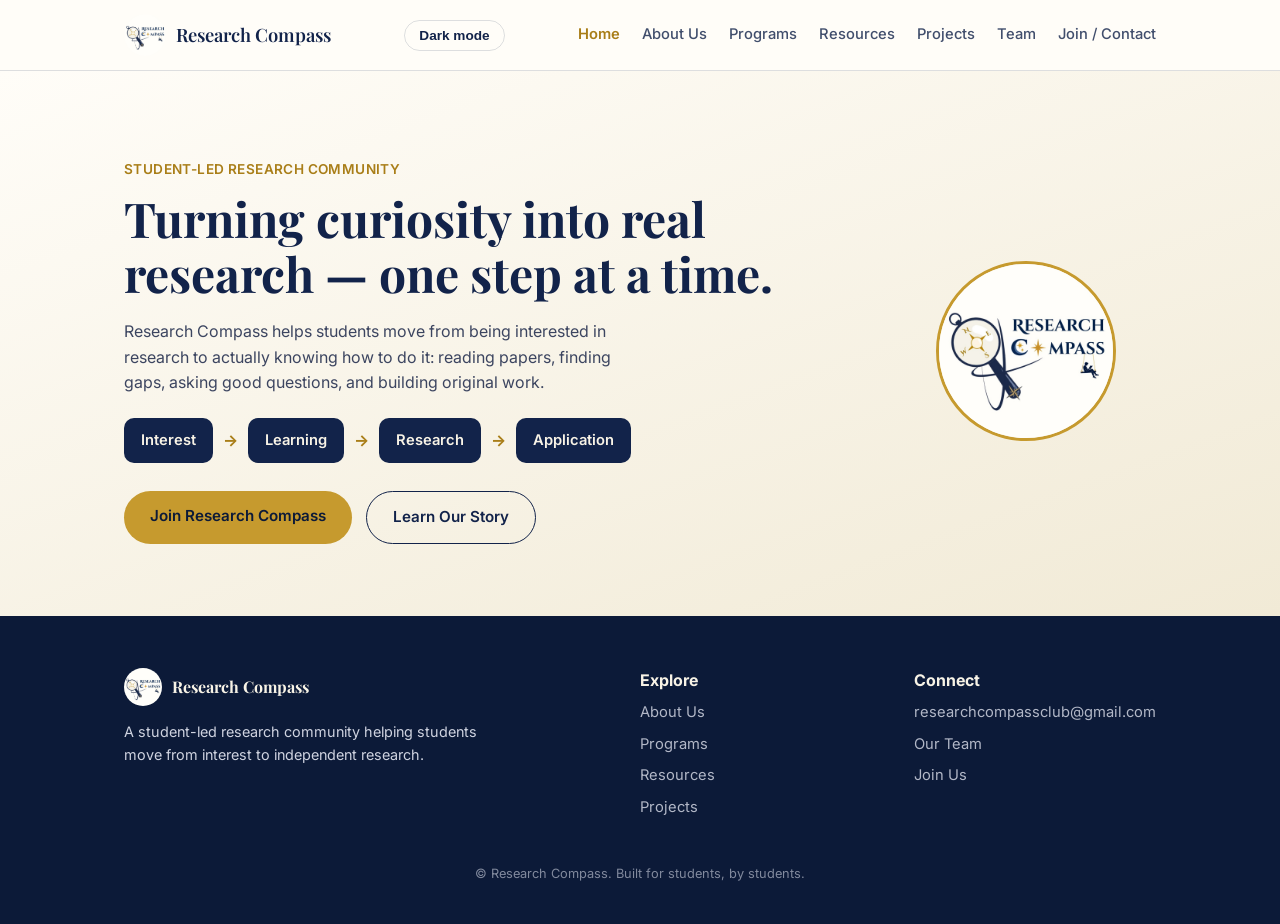
<file: index.html>
<!DOCTYPE html>
<html lang="en">
<head>
<meta charset="UTF-8">
<meta name="viewport" content="width=device-width, initial-scale=1, viewport-fit=cover">
<link rel="preconnect" href="https://fonts.googleapis.com">
<link rel="preconnect" href="https://fonts.gstatic.com" crossorigin>
<link href="https://fonts.googleapis.com/css2?family=Playfair+Display:wght@500;600;700&family=Inter:wght@400;500;600&display=swap" rel="stylesheet">
<title>Research Compass</title>
<script>try{var t=localStorage.getItem('rc-theme');if(t)document.documentElement.setAttribute('data-theme',t);}catch(e){}</script>
<link rel="stylesheet" href="assets/style.css">
</head>
<body>

<header>
  <nav class="bar">
    <a class="brand" href="index.html"><img src="assets/logo.jpg" alt="Research Compass logo"> Research Compass</a>
    <button class="themetoggle" id="themeToggle" aria-label="Toggle color theme">Dark mode</button>
    <button class="navtoggle" id="navToggle" aria-label="Toggle menu" aria-expanded="false">☰</button>
    <div class="navlinks" id="navLinks">
      <a href="index.html" class="active" aria-current="page">Home</a>
      <a href="about.html">About Us</a>
      <a href="programs.html">Programs</a>
      <a href="resources.html">Resources</a>
      <a href="projects.html">Projects</a>
      <a href="team.html">Team</a>
      <a href="join.html">Join / Contact</a>
    </div>
  </nav>
</header>

<main>
<section class="hero" id="home">
  <div class="wrap">
    <div class="hero-text">
      <div class="eyebrow">STUDENT-LED RESEARCH COMMUNITY</div>
      <h1>Turning curiosity into real research — one step at a time.</h1>
      <p>Research Compass helps students move from being interested in research to actually knowing how to do it: reading papers, finding gaps, asking good questions, and building original work.</p>
      <div class="pathway" style="margin-top:22px;">
        <span class="pw-step">Interest</span>
        <span class="pw-arrow">→</span>
        <span class="pw-step">Learning</span>
        <span class="pw-arrow">→</span>
        <span class="pw-step">Research</span>
        <span class="pw-arrow">→</span>
        <span class="pw-step">Application</span>
      </div>
      <div class="cta-row">
        <a class="btn btn-gold" href="join.html">Join Research Compass</a>
        <a class="btn btn-outline" href="about.html">Learn Our Story</a>
      </div>
    </div>
    <div class="hero-logo">
      <img src="assets/logo.jpg" alt="Research Compass logo — a compass and magnifying glass">
    </div>
  </div>
</section>
</main>

<footer>
  <div class="wrap foot-grid">
    <div>
      <div class="foot-brand"><img src="assets/logo.jpg" alt="Research Compass logo"><strong style="color:var(--on-navy); font-family:'Playfair Display',serif;">Research Compass</strong></div>
      <p style="max-width:40ch; font-size:0.9rem;">A student-led research community helping students move from interest to independent research.</p>
    </div>
    <div>
      <strong style="color:var(--on-navy);">Explore</strong>
      <ul>
        <li><a href="about.html">About Us</a></li>
        <li><a href="programs.html">Programs</a></li>
        <li><a href="resources.html">Resources</a></li>
        <li><a href="projects.html">Projects</a></li>
      </ul>
    </div>
    <div>
      <strong style="color:var(--on-navy);">Connect</strong>
      <ul>
        <li><a href="mailto:researchcompassclub@gmail.com">researchcompassclub@gmail.com</a></li>
        <li><a href="team.html">Our Team</a></li>
        <li><a href="join.html">Join Us</a></li>
      </ul>
    </div>
  </div>
  <div class="fine">© Research Compass. Built for students, by students.</div>
</footer>

<script src="assets/script.js"></script>
</body>
</html>
</file>
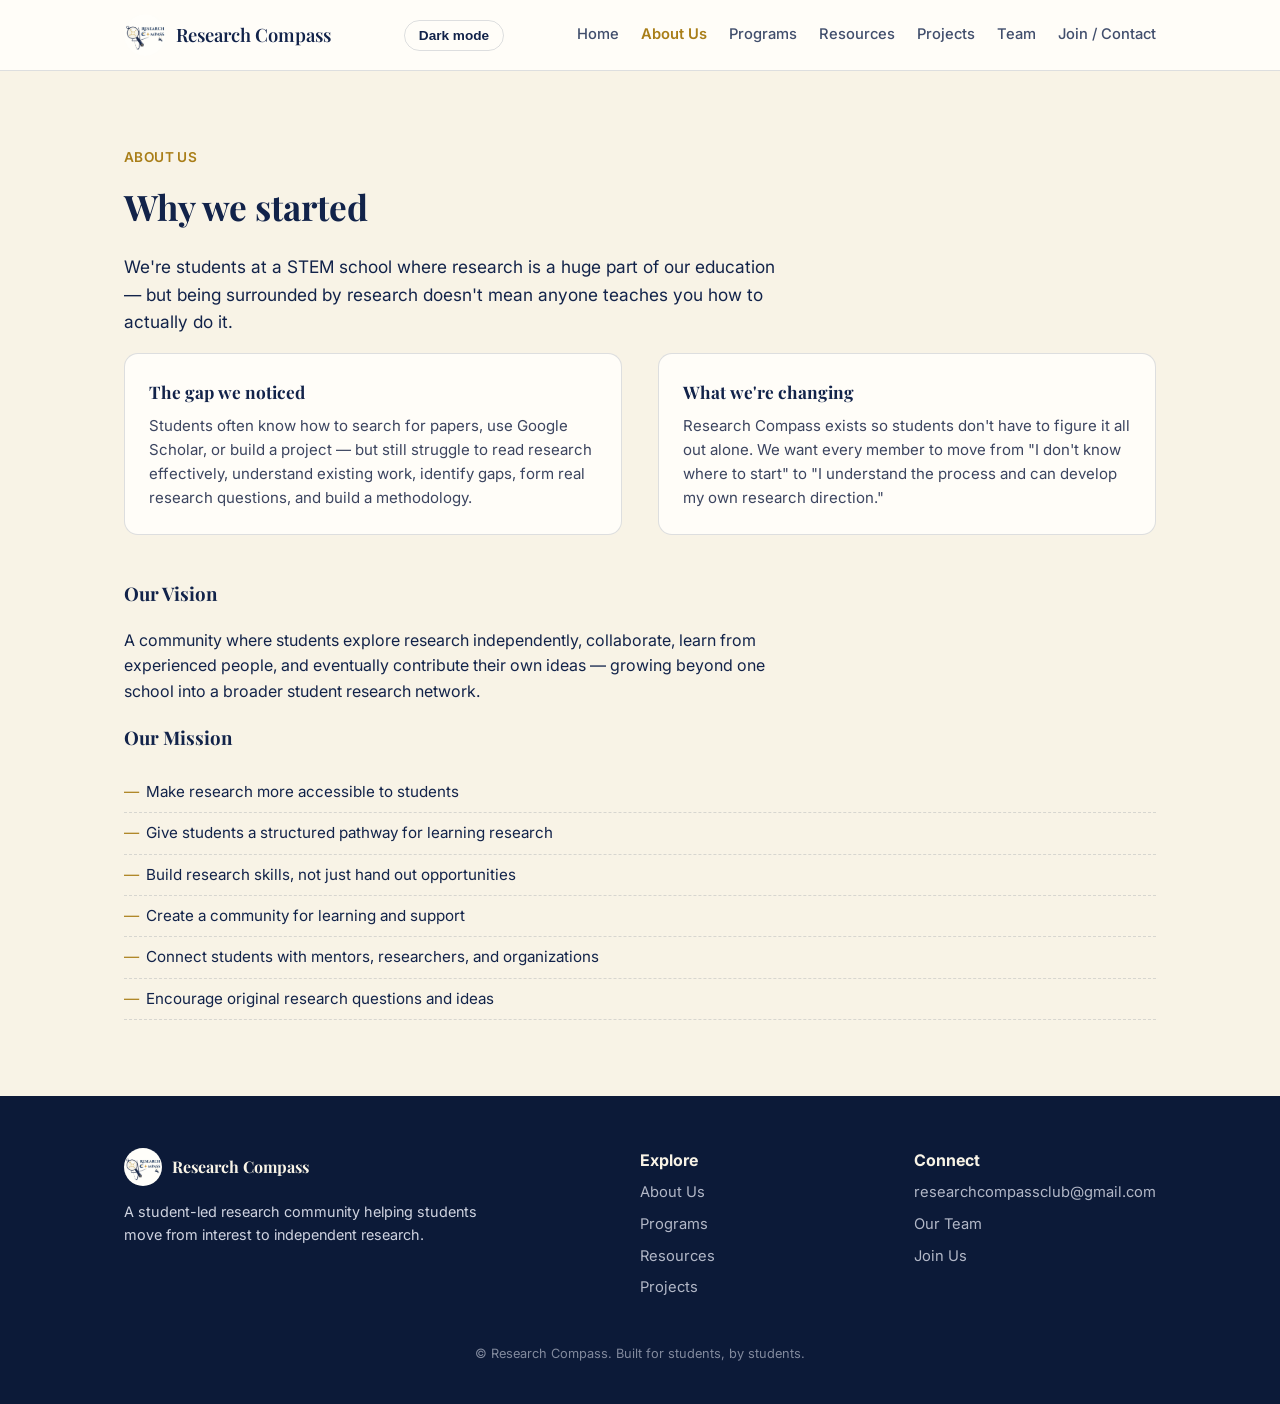
<file: about.html>
<!DOCTYPE html>
<html lang="en">
<head>
<meta charset="UTF-8">
<meta name="viewport" content="width=device-width, initial-scale=1, viewport-fit=cover">
<link rel="preconnect" href="https://fonts.googleapis.com">
<link rel="preconnect" href="https://fonts.gstatic.com" crossorigin>
<link href="https://fonts.googleapis.com/css2?family=Playfair+Display:wght@500;600;700&family=Inter:wght@400;500;600&display=swap" rel="stylesheet">
<title>About Us — Research Compass</title>
<script>try{var t=localStorage.getItem('rc-theme');if(t)document.documentElement.setAttribute('data-theme',t);}catch(e){}</script>
<link rel="stylesheet" href="assets/style.css">
</head>
<body>

<header>
  <nav class="bar">
    <a class="brand" href="index.html"><img src="assets/logo.jpg" alt="Research Compass logo"> Research Compass</a>
    <button class="themetoggle" id="themeToggle" aria-label="Toggle color theme">Dark mode</button>
    <button class="navtoggle" id="navToggle" aria-label="Toggle menu" aria-expanded="false">☰</button>
    <div class="navlinks" id="navLinks">
      <a href="index.html">Home</a>
      <a href="about.html" class="active" aria-current="page">About Us</a>
      <a href="programs.html">Programs</a>
      <a href="resources.html">Resources</a>
      <a href="projects.html">Projects</a>
      <a href="team.html">Team</a>
      <a href="join.html">Join / Contact</a>
    </div>
  </nav>
</header>

<main>
<section id="about">
  <div class="wrap">
    <div class="eyebrow">ABOUT US</div>
    <h2>Why we started</h2>
    <p class="lead">We're students at a STEM school where research is a huge part of our education — but being surrounded by research doesn't mean anyone teaches you how to actually do it.</p>
    <div class="story">
      <div class="card">
        <h3>The gap we noticed</h3>
        <p>Students often know how to search for papers, use Google Scholar, or build a project — but still struggle to read research effectively, understand existing work, identify gaps, form real research questions, and build a methodology.</p>
      </div>
      <div class="card">
        <h3>What we're changing</h3>
        <p>Research Compass exists so students don't have to figure it all out alone. We want every member to move from "I don't know where to start" to "I understand the process and can develop my own research direction."</p>
      </div>
    </div>
    <h3 style="margin-top:44px; color:var(--heading);">Our Vision</h3>
    <p>A community where students explore research independently, collaborate, learn from experienced people, and eventually contribute their own ideas — growing beyond one school into a broader student research network.</p>
    <h3 style="color:var(--heading);">Our Mission</h3>
    <ul class="plain">
      <li>Make research more accessible to students</li>
      <li>Give students a structured pathway for learning research</li>
      <li>Build research skills, not just hand out opportunities</li>
      <li>Create a community for learning and support</li>
      <li>Connect students with mentors, researchers, and organizations</li>
      <li>Encourage original research questions and ideas</li>
    </ul>
  </div>
</section>
</main>

<footer>
  <div class="wrap foot-grid">
    <div>
      <div class="foot-brand"><img src="assets/logo.jpg" alt="Research Compass logo"><strong style="color:var(--on-navy); font-family:'Playfair Display',serif;">Research Compass</strong></div>
      <p style="max-width:40ch; font-size:0.9rem;">A student-led research community helping students move from interest to independent research.</p>
    </div>
    <div>
      <strong style="color:var(--on-navy);">Explore</strong>
      <ul>
        <li><a href="about.html">About Us</a></li>
        <li><a href="programs.html">Programs</a></li>
        <li><a href="resources.html">Resources</a></li>
        <li><a href="projects.html">Projects</a></li>
      </ul>
    </div>
    <div>
      <strong style="color:var(--on-navy);">Connect</strong>
      <ul>
        <li><a href="mailto:researchcompassclub@gmail.com">researchcompassclub@gmail.com</a></li>
        <li><a href="team.html">Our Team</a></li>
        <li><a href="join.html">Join Us</a></li>
      </ul>
    </div>
  </div>
  <div class="fine">© Research Compass. Built for students, by students.</div>
</footer>

<script src="assets/script.js"></script>
</body>
</html>
</file>
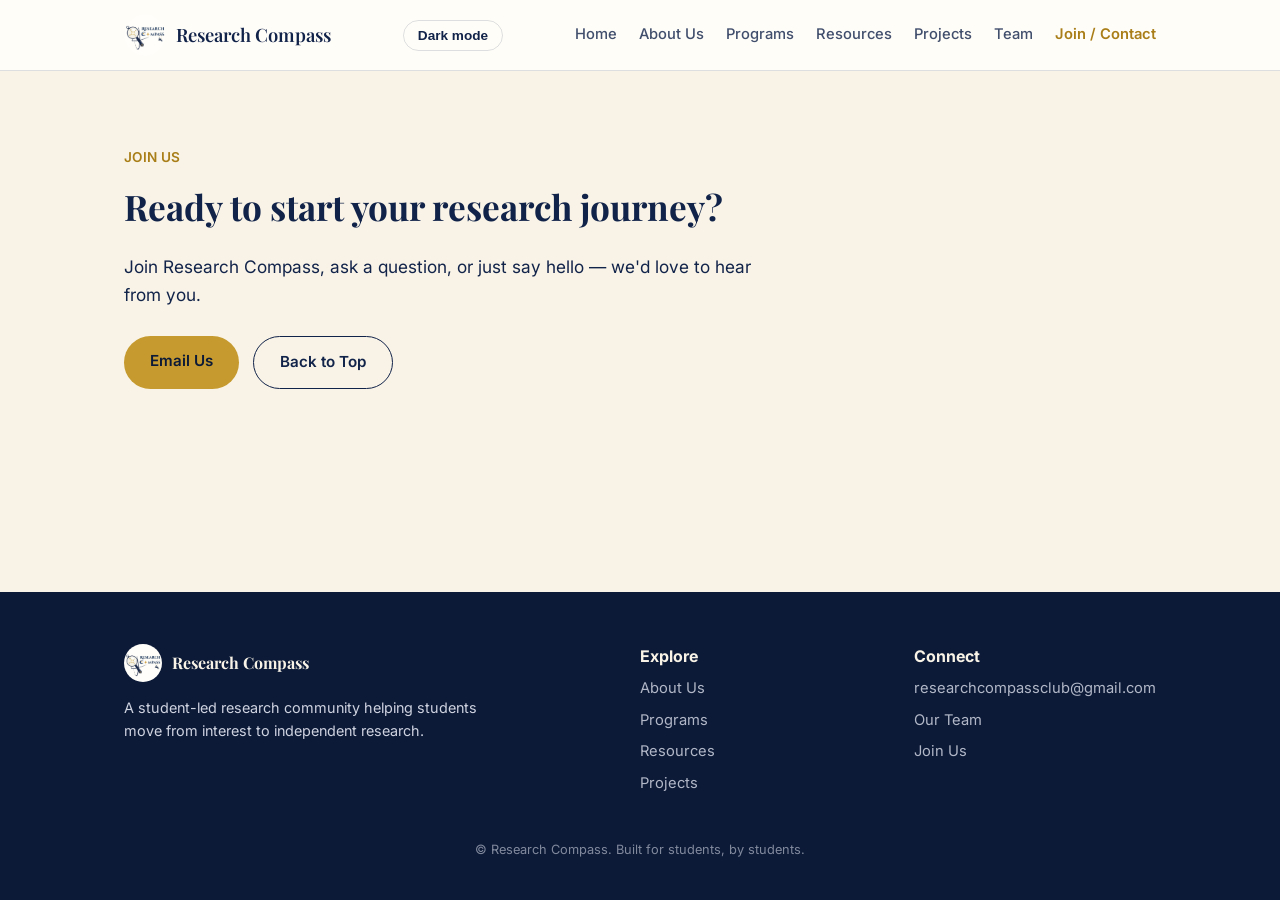
<file: join.html>
<!DOCTYPE html>
<html lang="en">
<head>
<meta charset="UTF-8">
<meta name="viewport" content="width=device-width, initial-scale=1, viewport-fit=cover">
<link rel="preconnect" href="https://fonts.googleapis.com">
<link rel="preconnect" href="https://fonts.gstatic.com" crossorigin>
<link href="https://fonts.googleapis.com/css2?family=Playfair+Display:wght@500;600;700&family=Inter:wght@400;500;600&display=swap" rel="stylesheet">
<title>Join / Contact — Research Compass</title>
<script>try{var t=localStorage.getItem('rc-theme');if(t)document.documentElement.setAttribute('data-theme',t);}catch(e){}</script>
<link rel="stylesheet" href="assets/style.css">
</head>
<body>

<header>
  <nav class="bar">
    <a class="brand" href="index.html"><img src="assets/logo.jpg" alt="Research Compass logo"> Research Compass</a>
    <button class="themetoggle" id="themeToggle" aria-label="Toggle color theme">Dark mode</button>
    <button class="navtoggle" id="navToggle" aria-label="Toggle menu" aria-expanded="false">☰</button>
    <div class="navlinks" id="navLinks">
      <a href="index.html">Home</a>
      <a href="about.html">About Us</a>
      <a href="programs.html">Programs</a>
      <a href="resources.html">Resources</a>
      <a href="projects.html">Projects</a>
      <a href="team.html">Team</a>
      <a href="join.html" class="active" aria-current="page">Join / Contact</a>
    </div>
  </nav>
</header>

<main>
<section id="join">
  <div class="wrap">
    <div class="eyebrow">JOIN US</div>
    <h2>Ready to start your research journey?</h2>
    <p class="lead">Join Research Compass, ask a question, or just say hello — we'd love to hear from you.</p>
    <div class="cta-row">
      <a class="btn btn-gold" href="mailto:researchcompassclub@gmail.com" style="color:var(--navy-2)">Email Us</a>
      <a class="btn btn-outline" style="color:var(--heading); border-color:var(--heading)" href="index.html">Back to Top</a>
    </div>
  </div>
</section>
</main>

<footer>
  <div class="wrap foot-grid">
    <div>
      <div class="foot-brand"><img src="assets/logo.jpg" alt="Research Compass logo"><strong style="color:var(--on-navy); font-family:'Playfair Display',serif;">Research Compass</strong></div>
      <p style="max-width:40ch; font-size:0.9rem;">A student-led research community helping students move from interest to independent research.</p>
    </div>
    <div>
      <strong style="color:var(--on-navy);">Explore</strong>
      <ul>
        <li><a href="about.html">About Us</a></li>
        <li><a href="programs.html">Programs</a></li>
        <li><a href="resources.html">Resources</a></li>
        <li><a href="projects.html">Projects</a></li>
      </ul>
    </div>
    <div>
      <strong style="color:var(--on-navy);">Connect</strong>
      <ul>
        <li><a href="mailto:researchcompassclub@gmail.com">researchcompassclub@gmail.com</a></li>
        <li><a href="team.html">Our Team</a></li>
        <li><a href="join.html">Join Us</a></li>
      </ul>
    </div>
  </div>
  <div class="fine">© Research Compass. Built for students, by students.</div>
</footer>

<script src="assets/script.js"></script>
</body>
</html>
</file>
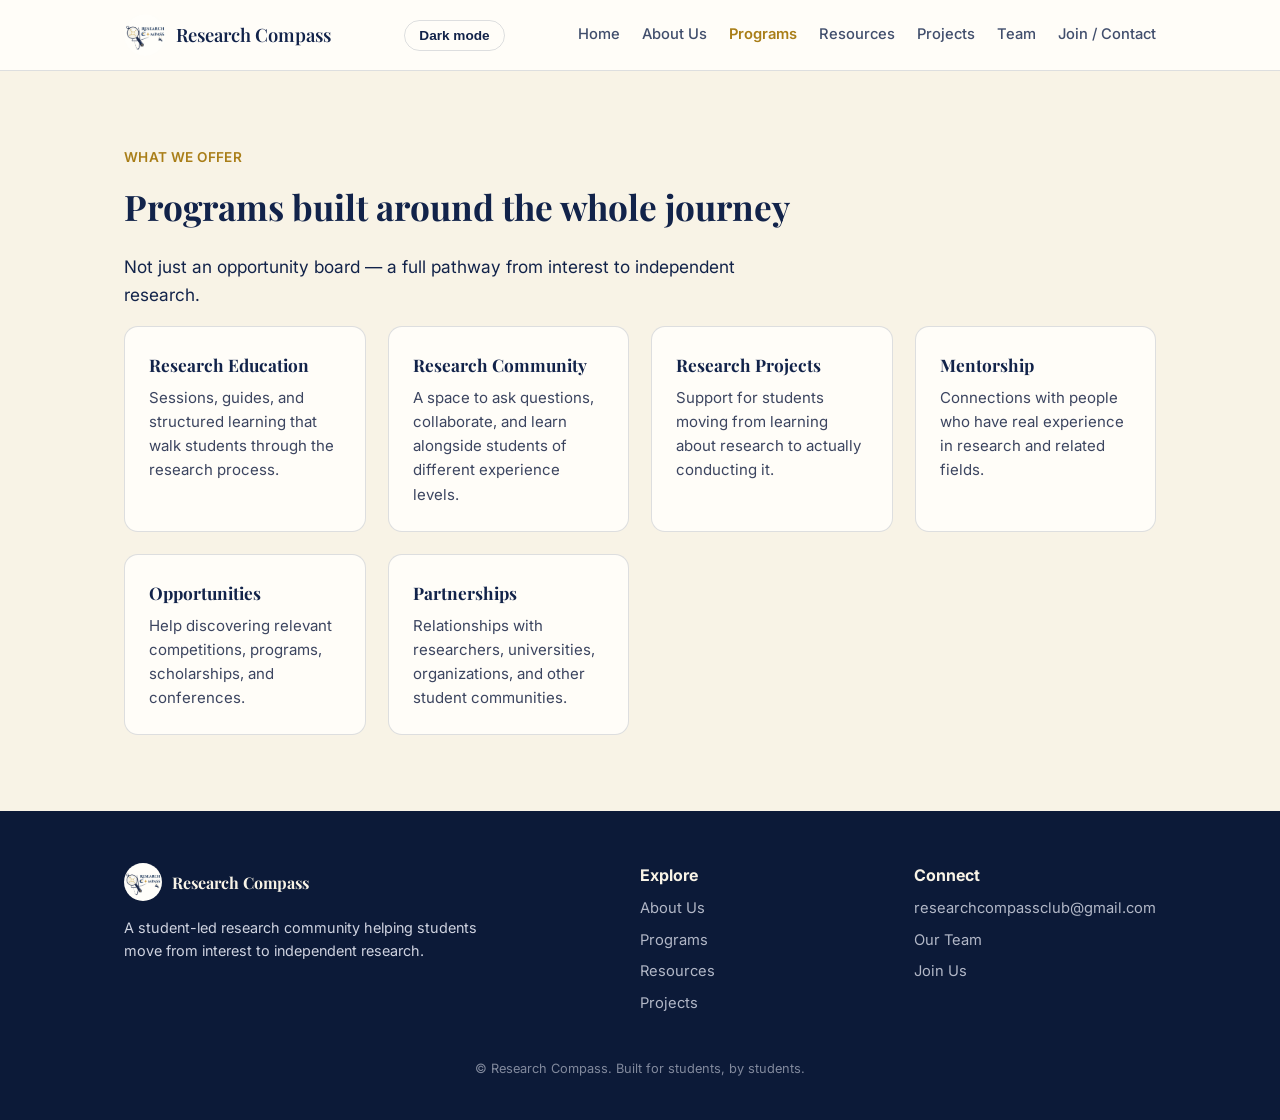
<file: programs.html>
<!DOCTYPE html>
<html lang="en">
<head>
<meta charset="UTF-8">
<meta name="viewport" content="width=device-width, initial-scale=1, viewport-fit=cover">
<link rel="preconnect" href="https://fonts.googleapis.com">
<link rel="preconnect" href="https://fonts.gstatic.com" crossorigin>
<link href="https://fonts.googleapis.com/css2?family=Playfair+Display:wght@500;600;700&family=Inter:wght@400;500;600&display=swap" rel="stylesheet">
<title>Programs — Research Compass</title>
<script>try{var t=localStorage.getItem('rc-theme');if(t)document.documentElement.setAttribute('data-theme',t);}catch(e){}</script>
<link rel="stylesheet" href="assets/style.css">
</head>
<body>

<header>
  <nav class="bar">
    <a class="brand" href="index.html"><img src="assets/logo.jpg" alt="Research Compass logo"> Research Compass</a>
    <button class="themetoggle" id="themeToggle" aria-label="Toggle color theme">Dark mode</button>
    <button class="navtoggle" id="navToggle" aria-label="Toggle menu" aria-expanded="false">☰</button>
    <div class="navlinks" id="navLinks">
      <a href="index.html">Home</a>
      <a href="about.html">About Us</a>
      <a href="programs.html" class="active" aria-current="page">Programs</a>
      <a href="resources.html">Resources</a>
      <a href="projects.html">Projects</a>
      <a href="team.html">Team</a>
      <a href="join.html">Join / Contact</a>
    </div>
  </nav>
</header>

<main>
<section id="programs">
  <div class="wrap">
    <div class="eyebrow">WHAT WE OFFER</div>
    <h2>Programs built around the whole journey</h2>
    <p class="lead">Not just an opportunity board — a full pathway from interest to independent research.</p>
    <div class="grid">
      <div class="card"><h3>Research Education</h3><p>Sessions, guides, and structured learning that walk students through the research process.</p></div>
      <div class="card"><h3>Research Community</h3><p>A space to ask questions, collaborate, and learn alongside students of different experience levels.</p></div>
      <div class="card"><h3>Research Projects</h3><p>Support for students moving from learning about research to actually conducting it.</p></div>
      <div class="card"><h3>Mentorship</h3><p>Connections with people who have real experience in research and related fields.</p></div>
      <div class="card"><h3>Opportunities</h3><p>Help discovering relevant competitions, programs, scholarships, and conferences.</p></div>
      <div class="card"><h3>Partnerships</h3><p>Relationships with researchers, universities, organizations, and other student communities.</p></div>
    </div>
  </div>
</section>
</main>

<footer>
  <div class="wrap foot-grid">
    <div>
      <div class="foot-brand"><img src="assets/logo.jpg" alt="Research Compass logo"><strong style="color:var(--on-navy); font-family:'Playfair Display',serif;">Research Compass</strong></div>
      <p style="max-width:40ch; font-size:0.9rem;">A student-led research community helping students move from interest to independent research.</p>
    </div>
    <div>
      <strong style="color:var(--on-navy);">Explore</strong>
      <ul>
        <li><a href="about.html">About Us</a></li>
        <li><a href="programs.html">Programs</a></li>
        <li><a href="resources.html">Resources</a></li>
        <li><a href="projects.html">Projects</a></li>
      </ul>
    </div>
    <div>
      <strong style="color:var(--on-navy);">Connect</strong>
      <ul>
        <li><a href="mailto:researchcompassclub@gmail.com">researchcompassclub@gmail.com</a></li>
        <li><a href="team.html">Our Team</a></li>
        <li><a href="join.html">Join Us</a></li>
      </ul>
    </div>
  </div>
  <div class="fine">© Research Compass. Built for students, by students.</div>
</footer>

<script src="assets/script.js"></script>
</body>
</html>
</file>
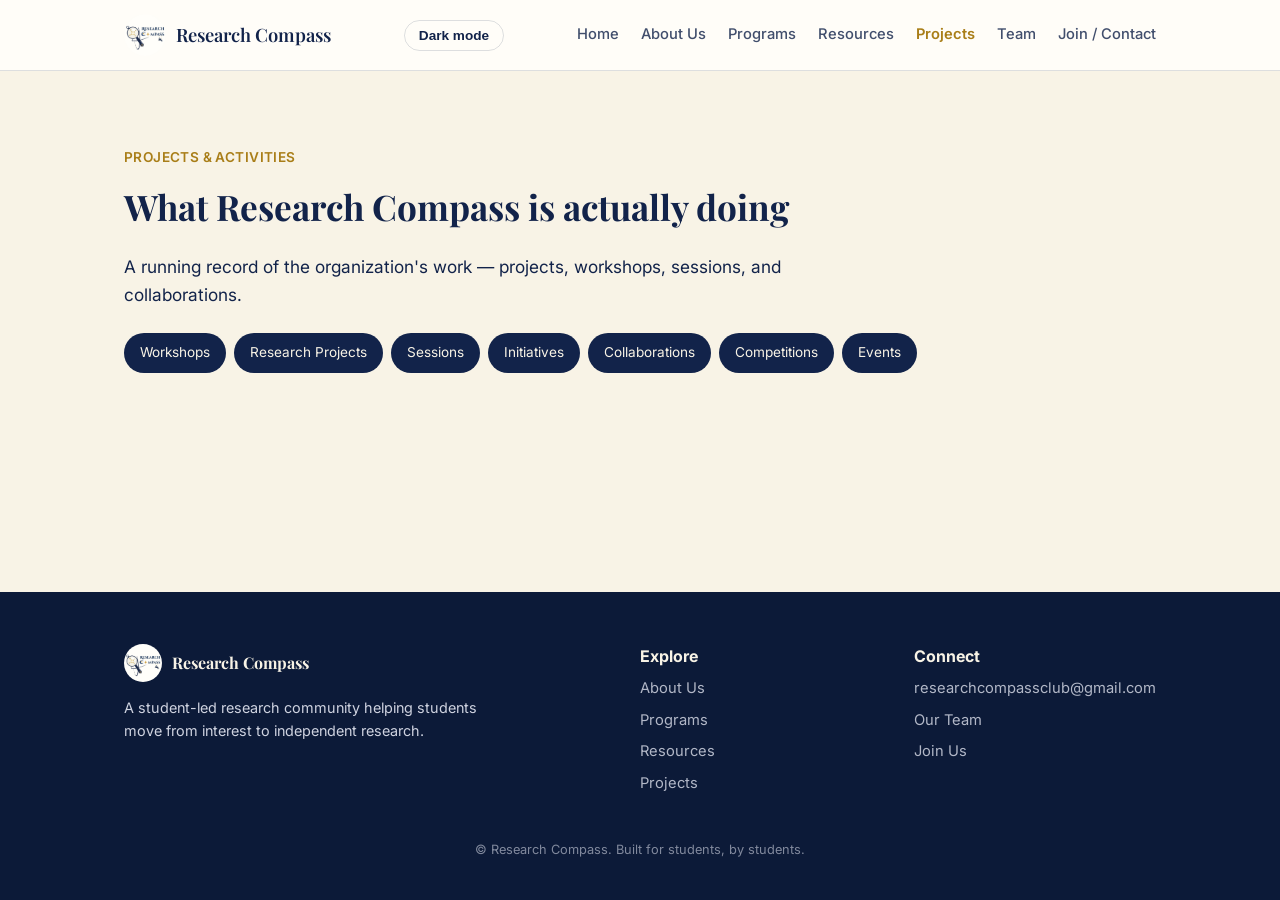
<file: projects.html>
<!DOCTYPE html>
<html lang="en">
<head>
<meta charset="UTF-8">
<meta name="viewport" content="width=device-width, initial-scale=1, viewport-fit=cover">
<link rel="preconnect" href="https://fonts.googleapis.com">
<link rel="preconnect" href="https://fonts.gstatic.com" crossorigin>
<link href="https://fonts.googleapis.com/css2?family=Playfair+Display:wght@500;600;700&family=Inter:wght@400;500;600&display=swap" rel="stylesheet">
<title>Projects — Research Compass</title>
<script>try{var t=localStorage.getItem('rc-theme');if(t)document.documentElement.setAttribute('data-theme',t);}catch(e){}</script>
<link rel="stylesheet" href="assets/style.css">
</head>
<body>

<header>
  <nav class="bar">
    <a class="brand" href="index.html"><img src="assets/logo.jpg" alt="Research Compass logo"> Research Compass</a>
    <button class="themetoggle" id="themeToggle" aria-label="Toggle color theme">Dark mode</button>
    <button class="navtoggle" id="navToggle" aria-label="Toggle menu" aria-expanded="false">☰</button>
    <div class="navlinks" id="navLinks">
      <a href="index.html">Home</a>
      <a href="about.html">About Us</a>
      <a href="programs.html">Programs</a>
      <a href="resources.html">Resources</a>
      <a href="projects.html" class="active" aria-current="page">Projects</a>
      <a href="team.html">Team</a>
      <a href="join.html">Join / Contact</a>
    </div>
  </nav>
</header>

<main>
<section id="projects">
  <div class="wrap">
    <div class="eyebrow">PROJECTS &amp; ACTIVITIES</div>
    <h2>What Research Compass is actually doing</h2>
    <p class="lead">A running record of the organization's work — projects, workshops, sessions, and collaborations.</p>
    <div class="journey">
      <span>Workshops</span><span>Research Projects</span><span>Sessions</span><span>Initiatives</span><span>Collaborations</span><span>Competitions</span><span>Events</span>
    </div>
  </div>
</section>
</main>

<footer>
  <div class="wrap foot-grid">
    <div>
      <div class="foot-brand"><img src="assets/logo.jpg" alt="Research Compass logo"><strong style="color:var(--on-navy); font-family:'Playfair Display',serif;">Research Compass</strong></div>
      <p style="max-width:40ch; font-size:0.9rem;">A student-led research community helping students move from interest to independent research.</p>
    </div>
    <div>
      <strong style="color:var(--on-navy);">Explore</strong>
      <ul>
        <li><a href="about.html">About Us</a></li>
        <li><a href="programs.html">Programs</a></li>
        <li><a href="resources.html">Resources</a></li>
        <li><a href="projects.html">Projects</a></li>
      </ul>
    </div>
    <div>
      <strong style="color:var(--on-navy);">Connect</strong>
      <ul>
        <li><a href="mailto:researchcompassclub@gmail.com">researchcompassclub@gmail.com</a></li>
        <li><a href="team.html">Our Team</a></li>
        <li><a href="join.html">Join Us</a></li>
      </ul>
    </div>
  </div>
  <div class="fine">© Research Compass. Built for students, by students.</div>
</footer>

<script src="assets/script.js"></script>
</body>
</html>
</file>
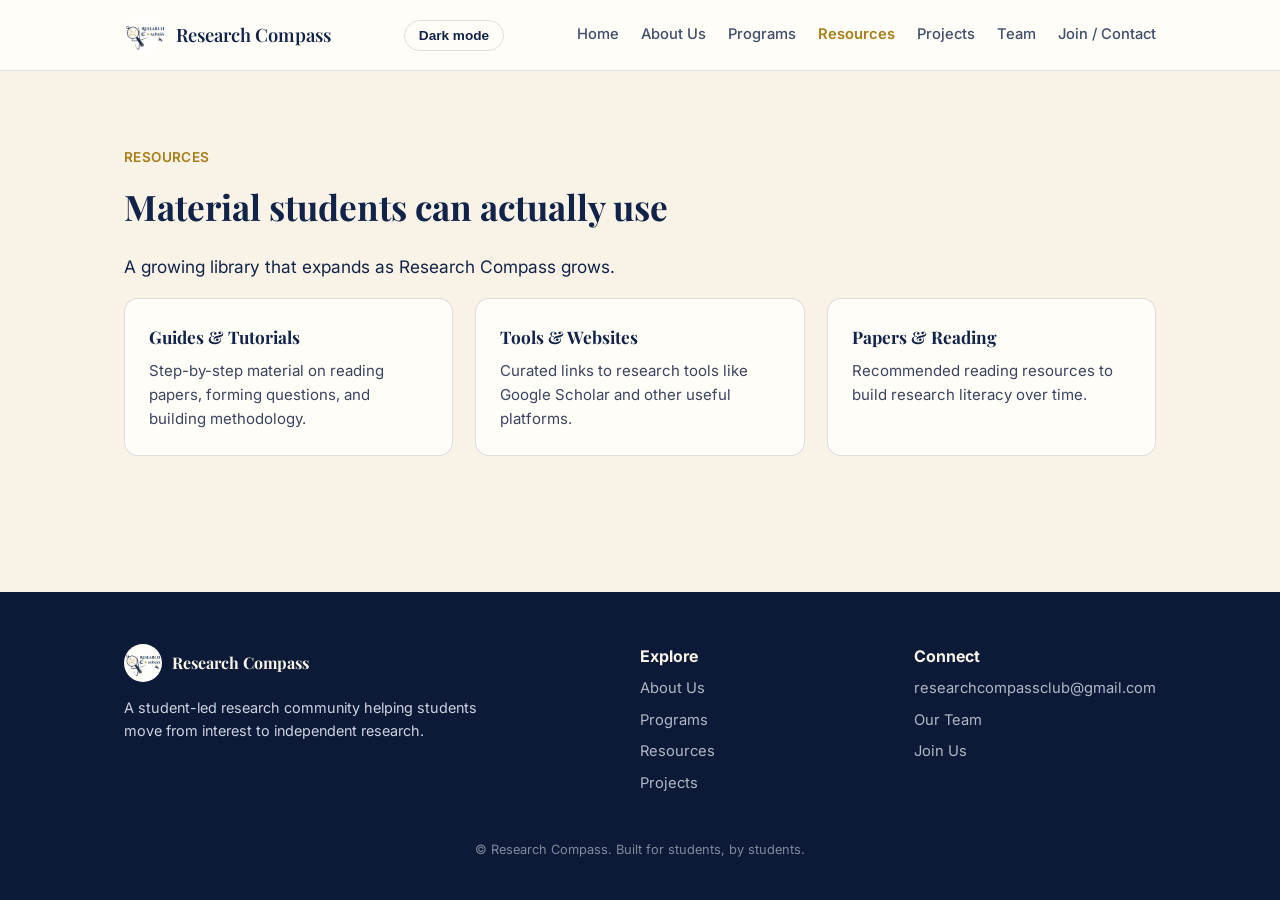
<file: resources.html>
<!DOCTYPE html>
<html lang="en">
<head>
<meta charset="UTF-8">
<meta name="viewport" content="width=device-width, initial-scale=1, viewport-fit=cover">
<link rel="preconnect" href="https://fonts.googleapis.com">
<link rel="preconnect" href="https://fonts.gstatic.com" crossorigin>
<link href="https://fonts.googleapis.com/css2?family=Playfair+Display:wght@500;600;700&family=Inter:wght@400;500;600&display=swap" rel="stylesheet">
<title>Resources — Research Compass</title>
<script>try{var t=localStorage.getItem('rc-theme');if(t)document.documentElement.setAttribute('data-theme',t);}catch(e){}</script>
<link rel="stylesheet" href="assets/style.css">
</head>
<body>

<header>
  <nav class="bar">
    <a class="brand" href="index.html"><img src="assets/logo.jpg" alt="Research Compass logo"> Research Compass</a>
    <button class="themetoggle" id="themeToggle" aria-label="Toggle color theme">Dark mode</button>
    <button class="navtoggle" id="navToggle" aria-label="Toggle menu" aria-expanded="false">☰</button>
    <div class="navlinks" id="navLinks">
      <a href="index.html">Home</a>
      <a href="about.html">About Us</a>
      <a href="programs.html">Programs</a>
      <a href="resources.html" class="active" aria-current="page">Resources</a>
      <a href="projects.html">Projects</a>
      <a href="team.html">Team</a>
      <a href="join.html">Join / Contact</a>
    </div>
  </nav>
</header>

<main>
<section id="resources">
  <div class="wrap">
    <div class="eyebrow">RESOURCES</div>
    <h2>Material students can actually use</h2>
    <p class="lead">A growing library that expands as Research Compass grows.</p>
    <div class="grid">
      <div class="card"><h3>Guides & Tutorials</h3><p>Step-by-step material on reading papers, forming questions, and building methodology.</p></div>
      <div class="card"><h3>Tools & Websites</h3><p>Curated links to research tools like Google Scholar and other useful platforms.</p></div>
      <div class="card"><h3>Papers & Reading</h3><p>Recommended reading resources to build research literacy over time.</p></div>
    </div>
  </div>
</section>
</main>

<footer>
  <div class="wrap foot-grid">
    <div>
      <div class="foot-brand"><img src="assets/logo.jpg" alt="Research Compass logo"><strong style="color:var(--on-navy); font-family:'Playfair Display',serif;">Research Compass</strong></div>
      <p style="max-width:40ch; font-size:0.9rem;">A student-led research community helping students move from interest to independent research.</p>
    </div>
    <div>
      <strong style="color:var(--on-navy);">Explore</strong>
      <ul>
        <li><a href="about.html">About Us</a></li>
        <li><a href="programs.html">Programs</a></li>
        <li><a href="resources.html">Resources</a></li>
        <li><a href="projects.html">Projects</a></li>
      </ul>
    </div>
    <div>
      <strong style="color:var(--on-navy);">Connect</strong>
      <ul>
        <li><a href="mailto:researchcompassclub@gmail.com">researchcompassclub@gmail.com</a></li>
        <li><a href="team.html">Our Team</a></li>
        <li><a href="join.html">Join Us</a></li>
      </ul>
    </div>
  </div>
  <div class="fine">© Research Compass. Built for students, by students.</div>
</footer>

<script src="assets/script.js"></script>
</body>
</html>
</file>
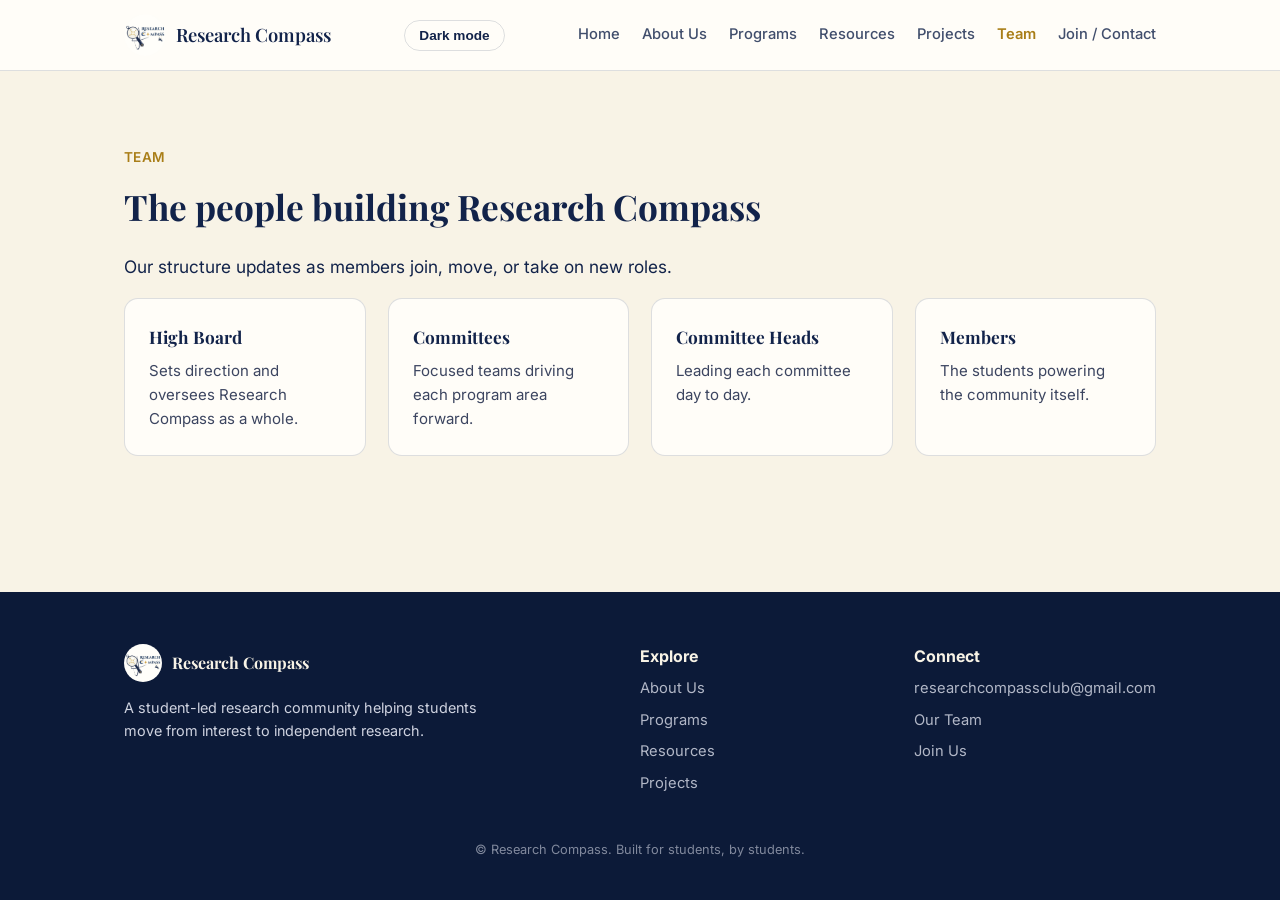
<file: team.html>
<!DOCTYPE html>
<html lang="en">
<head>
<meta charset="UTF-8">
<meta name="viewport" content="width=device-width, initial-scale=1, viewport-fit=cover">
<link rel="preconnect" href="https://fonts.googleapis.com">
<link rel="preconnect" href="https://fonts.gstatic.com" crossorigin>
<link href="https://fonts.googleapis.com/css2?family=Playfair+Display:wght@500;600;700&family=Inter:wght@400;500;600&display=swap" rel="stylesheet">
<title>Team — Research Compass</title>
<script>try{var t=localStorage.getItem('rc-theme');if(t)document.documentElement.setAttribute('data-theme',t);}catch(e){}</script>
<link rel="stylesheet" href="assets/style.css">
</head>
<body>

<header>
  <nav class="bar">
    <a class="brand" href="index.html"><img src="assets/logo.jpg" alt="Research Compass logo"> Research Compass</a>
    <button class="themetoggle" id="themeToggle" aria-label="Toggle color theme">Dark mode</button>
    <button class="navtoggle" id="navToggle" aria-label="Toggle menu" aria-expanded="false">☰</button>
    <div class="navlinks" id="navLinks">
      <a href="index.html">Home</a>
      <a href="about.html">About Us</a>
      <a href="programs.html">Programs</a>
      <a href="resources.html">Resources</a>
      <a href="projects.html">Projects</a>
      <a href="team.html" class="active" aria-current="page">Team</a>
      <a href="join.html">Join / Contact</a>
    </div>
  </nav>
</header>

<main>
<section id="team">
  <div class="wrap">
    <div class="eyebrow">TEAM</div>
    <h2>The people building Research Compass</h2>
    <p class="lead">Our structure updates as members join, move, or take on new roles.</p>
    <div class="grid">
      <div class="card"><h3>High Board</h3><p>Sets direction and oversees Research Compass as a whole.</p></div>
      <div class="card"><h3>Committees</h3><p>Focused teams driving each program area forward.</p></div>
      <div class="card"><h3>Committee Heads</h3><p>Leading each committee day to day.</p></div>
      <div class="card"><h3>Members</h3><p>The students powering the community itself.</p></div>
    </div>
  </div>
</section>
</main>

<footer>
  <div class="wrap foot-grid">
    <div>
      <div class="foot-brand"><img src="assets/logo.jpg" alt="Research Compass logo"><strong style="color:var(--on-navy); font-family:'Playfair Display',serif;">Research Compass</strong></div>
      <p style="max-width:40ch; font-size:0.9rem;">A student-led research community helping students move from interest to independent research.</p>
    </div>
    <div>
      <strong style="color:var(--on-navy);">Explore</strong>
      <ul>
        <li><a href="about.html">About Us</a></li>
        <li><a href="programs.html">Programs</a></li>
        <li><a href="resources.html">Resources</a></li>
        <li><a href="projects.html">Projects</a></li>
      </ul>
    </div>
    <div>
      <strong style="color:var(--on-navy);">Connect</strong>
      <ul>
        <li><a href="mailto:researchcompassclub@gmail.com">researchcompassclub@gmail.com</a></li>
        <li><a href="team.html">Our Team</a></li>
        <li><a href="join.html">Join Us</a></li>
      </ul>
    </div>
  </div>
  <div class="fine">© Research Compass. Built for students, by students.</div>
</footer>

<script src="assets/script.js"></script>
</body>
</html>
</file>
<file: assets/style.css>
:root{
    --navy:#12234a; --navy-2:#0c1a38; --cream:#f8f3e6; --cream-2:#f1ead6;
    --gold:#c69a2e; --gold-light:#e0c46b; --ink:#12234a; --paper:#fffdf8;

    --heading:#12234a; --muted:#3c4560; --on-navy:#f8f3e6; --gold-ink:#a97e18;
    --hero-bg-1:#fffdf8; --hero-bg-2:#f1ead6; --hero-ink:#12234a; --hero-muted:#3c4560;
    --hero-chip-bg:#12234a; --hero-chip-ink:#f8f3e6; --hero-outline:#12234a; --hero-ring:#c69a2e;

    --line:rgba(18,35,74,0.14);
    box-sizing:border-box;
    padding-top:env(safe-area-inset-top,0px); padding-bottom:env(safe-area-inset-bottom,0px);
  }
  *,*::before,*::after{box-sizing:inherit;}
  html{scroll-behavior:smooth; scroll-padding-top:76px;}
  body{margin:0; background:var(--paper); color:var(--ink); font-family:'Inter',sans-serif; line-height:1.6;}
  h1,h2,h3,.brand{font-family:'Playfair Display',serif;}
  img{max-width:100%; display:block;}
  a{color:inherit;}
  .wrap{max-width:1080px; margin:0 auto; padding:0 24px;}

  header{
    position:sticky; top:0; z-index:50; background:var(--paper);
    border-bottom:1px solid var(--line); padding-top:env(safe-area-inset-top,0px);
  }
  nav.bar{display:flex; align-items:center; justify-content:space-between; padding:14px 24px; max-width:1080px; margin:0 auto; gap:16px;}
  .brand{display:flex; align-items:center; gap:10px; font-weight:600; font-size:1.15rem; color:var(--heading); text-decoration:none;}
  .brand img{width:42px; height:42px; border-radius:50%; object-fit:cover;}
  .navlinks{display:flex; gap:22px; flex-wrap:wrap; font-size:0.92rem; font-weight:500;}
  .navlinks a{text-decoration:none; color:var(--heading); opacity:0.8;}
  .navlinks a:hover{opacity:1;}
  .navtoggle{display:none; background:none; border:1px solid var(--line); border-radius:8px; padding:8px 12px; font-size:1.1rem; color:var(--heading);}
  .themetoggle{background:none; border:1px solid var(--line); border-radius:999px; padding:7px 14px; font-size:0.85rem; font-weight:600; color:var(--heading); cursor:pointer;}

  section{padding:76px 0;}
  section:nth-of-type(odd){background:var(--cream);}
  .eyebrow{color:var(--gold-ink); font-weight:600; letter-spacing:0.03em; font-size:0.85rem; margin-bottom:10px;}
  h2,h3{color:var(--heading);}
  h2{font-size:clamp(1.6rem,3vw,2.2rem); margin:0 0 18px;}
  p{max-width:66ch;}
  .lead{font-size:1.08rem; max-width:60ch;}

  section.hero{background:linear-gradient(160deg,var(--hero-bg-1) 0%,var(--hero-bg-2) 100%); color:var(--hero-ink); padding:88px 0 72px;}
  .hero .wrap{display:flex; align-items:center; gap:48px; flex-wrap:wrap;}
  .hero-text{flex:1 1 340px;}
  .hero h1{font-size:clamp(2rem,4.2vw,3rem); margin:0 0 18px; line-height:1.15; color:var(--hero-ink);}
  .hero p{color:var(--hero-muted); max-width:52ch;}
  .hero .eyebrow{color:var(--gold-ink);}
  .hero .pw-step{background:var(--hero-chip-bg); color:var(--hero-chip-ink); border-color:transparent;}
  .hero .pw-arrow{color:var(--gold-ink);}
  .hero .btn-outline{border-color:var(--hero-outline); color:var(--hero-ink);}
  .hero-logo{flex:0 1 260px; display:flex; justify-content:center;}
  .hero-logo img{width:180px; height:180px; border-radius:50%; border:3px solid var(--hero-ring); object-fit:cover;}
  .cta-row{display:flex; gap:14px; margin-top:28px; flex-wrap:wrap;}
  .btn{display:inline-block; padding:13px 26px; border-radius:999px; text-decoration:none; font-weight:600; font-size:0.95rem;}
  .btn-gold{background:var(--gold); color:var(--navy-2);}
  .btn-outline{border:1.5px solid var(--gold-light); color:var(--heading);}

  .pathway{display:flex; flex-wrap:wrap; gap:10px; align-items:center; margin-top:10px;}
  .pw-step{background:var(--paper); border:1px solid var(--line); border-radius:10px; padding:10px 16px; font-weight:600; color:var(--heading); font-size:0.92rem;}
  .pw-arrow{color:var(--gold-ink); font-weight:700;}

  .grid{display:grid; grid-template-columns:repeat(auto-fit,minmax(240px,1fr)); gap:22px; margin-top:12px;}
  .card{background:var(--paper); border:1px solid var(--line); border-radius:14px; padding:24px; }
  .card h3{color:var(--heading); margin:0 0 8px; font-size:1.08rem;}
  .card p{margin:0; font-size:0.94rem; color:var(--muted);}
section:nth-of-type(odd):not(.hero){background:var(--cream);}
section:nth-of-type(even):not(.hero) .card{background:var(--cream-2); border-color:transparent;}

  .story{display:grid; grid-template-columns:1fr 1fr; gap:36px;}
  .story .card{background:var(--paper);}
  @media(max-width:720px){.story{grid-template-columns:1fr;}}

  ul.plain{list-style:none; padding:0; margin:0;}
  ul.plain li{padding:8px 0 8px 22px; position:relative; font-size:0.95rem; border-bottom:1px dashed var(--line);}
  ul.plain li::before{content:"—"; position:absolute; left:0; color:var(--gold-ink);}

  .journey{display:flex; flex-wrap:wrap; gap:0; margin-top:20px;}
  .journey span{background:var(--navy); color:var(--on-navy); padding:9px 16px; border-radius:999px; font-size:0.85rem; margin:5px 8px 5px 0;}

  footer{background:var(--navy-2); color:#cfd3e0; padding:52px 0 calc(40px + env(safe-area-inset-bottom,0px));}
  footer h2{color:var(--on-navy);}
  .foot-grid{display:grid; grid-template-columns:2fr 1fr 1fr; gap:32px;}
  @media(max-width:720px){.foot-grid{grid-template-columns:1fr;}}
  .foot-brand{display:flex; align-items:center; gap:10px; margin-bottom:12px;}
  .foot-brand img{width:38px; height:38px; border-radius:50%; object-fit:cover;}
  footer a{text-decoration:none; color:#cfd3e0; opacity:0.85;}
  footer a:hover{opacity:1;}
  footer ul{list-style:none; padding:0; margin:8px 0 0;}
  footer li{margin-bottom:8px; font-size:0.92rem;}
  .fine{margin-top:36px; font-size:0.8rem; opacity:0.6; text-align:center;}

  @media(max-width:760px){
    .navlinks{position:fixed; inset:64px 0 auto 0; background:var(--paper); flex-direction:column; padding:18px 24px; border-bottom:1px solid var(--line); display:none;}
    .navlinks.open{display:flex;}
    .navtoggle{display:block;}
  }
  table{width:100%; border-collapse:collapse; font-size:0.9rem;}
  .table-wrap{overflow-x:auto;}

  @media (prefers-color-scheme: dark){
    :root:not([data-theme="light"]){
      --paper:#0e1730; --cream:#131d3a; --cream-2:#182246; --line:rgba(224,196,107,0.18);
      --ink:#f1ead6; --heading:#f6efdd; --muted:#c8cddf; --gold-ink:#e0c46b;
      --navy:#1b2c56; --navy-2:#101c3c;
      --hero-bg-1:#152449; --hero-bg-2:#0a1226; --hero-ink:#f6efdd; --hero-muted:#d6dbea;
      --hero-chip-bg:#0a1226; --hero-chip-ink:#f6efdd; --hero-outline:#e0c46b; --hero-ring:#e0c46b;
    }
    :root:not([data-theme="light"]) .navlinks{background:var(--paper);}
  }
  :root[data-theme="dark"]{
    --paper:#0e1730; --cream:#131d3a; --cream-2:#182246; --line:rgba(224,196,107,0.18);
    --ink:#f1ead6; --heading:#f6efdd; --muted:#c8cddf; --gold-ink:#e0c46b;
    --navy:#1b2c56; --navy-2:#101c3c;
    --hero-bg-1:#152449; --hero-bg-2:#0a1226; --hero-ink:#f6efdd; --hero-muted:#d6dbea;
    --hero-chip-bg:#0a1226; --hero-chip-ink:#f6efdd; --hero-outline:#e0c46b; --hero-ring:#e0c46b;
  }
  :root[data-theme="dark"] .navlinks{background:var(--paper);}

  body{min-height:100vh; display:flex; flex-direction:column;}
  main{flex:1; display:flex; flex-direction:column;}
  main > section{flex:1;}
  main > section.hero{display:flex; align-items:center;}
  main > section.hero > .wrap{width:100%;}
  .navlinks a.active{opacity:1; color:var(--gold-ink); font-weight:600;}
</file>
